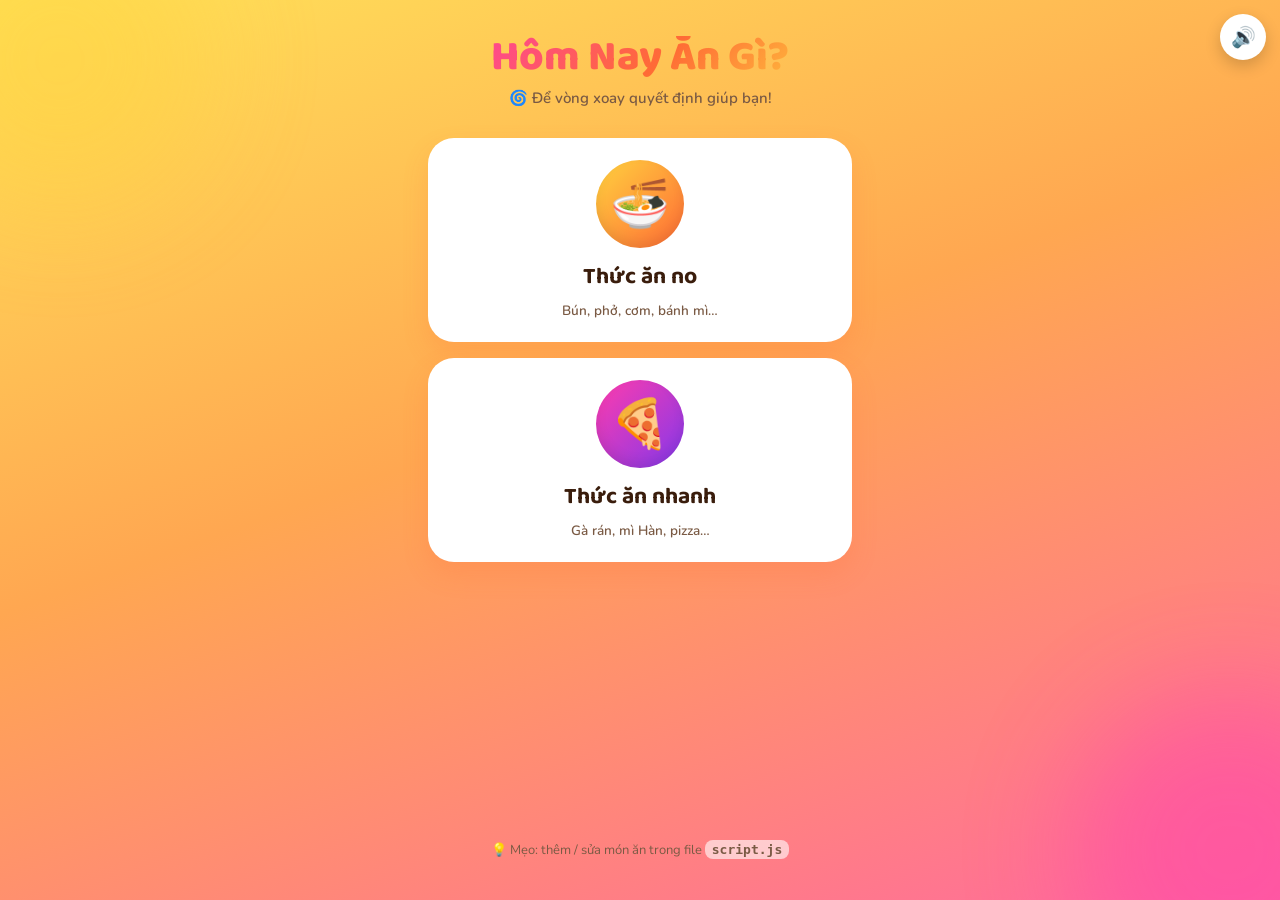
<file: index.html>
<!DOCTYPE html>
<html lang="vi">
<head>
<meta charset="UTF-8">
<meta name="viewport" content="width=device-width, initial-scale=1.0, viewport-fit=cover">
<meta name="theme-color" content="#FF6B35">
<title>Hôm Nay Ăn Gì? — Vòng xoay đồ ăn</title>
<link rel="preconnect" href="https://fonts.googleapis.com">
<link rel="preconnect" href="https://fonts.gstatic.com" crossorigin>
<link href="https://fonts.googleapis.com/css2?family=Baloo+2:wght@500;600;700;800&family=Nunito:wght@400;600;700;800&display=swap" rel="stylesheet">
<link rel="icon" href="data:image/svg+xml,<svg xmlns='http://www.w3.org/2000/svg' viewBox='0 0 100 100'><text y='.9em' font-size='90'>🍽️</text></svg>">
<link rel="stylesheet" href="style.css">
</head>
<body>

<!-- cục nền trang trí -->
<div class="bg-blob blob1"></div>
<div class="bg-blob blob2"></div>

<!-- nút bật/tắt âm thanh -->
<button class="mute-btn" id="muteBtn" type="button" aria-label="Bật/tắt âm thanh">🔊</button>

<main class="app">

  <!-- ============ MÀN 1: CHỌN LOẠI ============ -->
  <section class="screen is-active" id="screenSelect">
    <header class="head">
      <h1 class="title">Hôm Nay Ăn Gì?</h1>
      <p class="subtitle">🌀 Để vòng xoay quyết định giúp bạn!</p>
    </header>

    <div class="cards">
      <button class="cat-card" data-cat="no" type="button">
        <span class="emoji-wrap grad-orange">🍜</span>
        <span class="label">Thức ăn no</span>
        <span class="desc">Bún, phở, cơm, bánh mì…</span>
      </button>
      <button class="cat-card" data-cat="fast" type="button">
        <span class="emoji-wrap grad-pink">🍕</span>
        <span class="label">Thức ăn nhanh</span>
        <span class="desc">Gà rán, mì Hàn, pizza…</span>
      </button>
    </div>

    <p class="tip">💡 Mẹo: thêm / sửa món ăn trong file <code>script.js</code></p>
  </section>

  <!-- ============ MÀN 2: VÒNG XOAY ============ -->
  <section class="screen" id="screenWheel">
    <header class="wheel-head">
      <button class="icon-btn" id="backBtn" type="button" aria-label="Quay lại">←</button>
      <span class="cat-title" id="catTitle">🍜 Thức ăn no</span>
      <span class="icon-btn ghost" aria-hidden="true"></span>
    </header>

    <div class="wheel-stage" id="wheelStage">
      <div class="pointer" aria-hidden="true"></div>
      <canvas id="wheelCanvas" width="360" height="360" aria-label="Vòng xoay đồ ăn"></canvas>
      <button class="spin-btn" id="spinBtn" type="button">QUAY</button>
    </div>

    <p class="wheel-tip">👆 Bấm <strong>QUAY</strong> để tìm món cho hôm nay!</p>
  </section>

</main>

<!-- ============ MÀN 3: KẾT QUẢ (overlay) ============ -->
<section class="overlay" id="screenResult">
  <div class="result-bg"></div>

  <div class="result-card" id="resultCard">
    <div class="face back">🎲</div>
    <div class="face front">
      <span class="res-emoji" id="resEmoji">🍜</span>
      <span class="res-name" id="resName">Phở bò</span>
    </div>
  </div>

  <div class="result-actions">
    <button class="btn btn-ghost" id="changeBtn" type="button">📑 Đổi loại</button>
    <button class="btn btn-primary" id="againBtn" type="button">🔁 Quay lại</button>
  </div>
</section>

<!-- canvas pháo giấy -->
<canvas class="confetti" id="confettiCanvas" aria-hidden="true"></canvas>

<script src="script.js"></script>
</body>
</html>
</file>
<file: style.css>
/* =========================================================
   HÔM NAY ĂN GÌ? — giao diện vui tươi, nhiều màu, mobile-first
   ========================================================= */

:root{
  --c-coral:#FF6B35; --c-yellow:#FFD23F; --c-pink:#FF3CAC;
  --c-teal:#2EC4B6; --c-purple:#8338EC; --c-blue:#3A86FF; --c-red:#FF4D6D;
  --ink:#3a1d0c;            /* chữ tối nâu ấm */
  --ink-soft:#7a5a44;       /* chữ phụ */
  --font-head:'Baloo 2','Quicksand',system-ui,sans-serif;
  --font-body:'Nunito',system-ui,-apple-system,sans-serif;
}

*{ box-sizing:border-box; -webkit-tap-highlight-color:transparent; }
html,body{ margin:0; padding:0; }

body{
  font-family:var(--font-body);
  color:var(--ink);
  background:linear-gradient(160deg,#FFE259 0%,#FFA751 45%,#FF6B9D 100%);
  background-attachment:fixed;
  min-height:100vh; min-height:100dvh;
  overflow-x:hidden;
}

/* ---------- cục nền mờ trang trí ---------- */
.bg-blob{ position:fixed; border-radius:50%; filter:blur(55px); opacity:.45; z-index:0; pointer-events:none; }
.blob1{ width:300px; height:300px; background:#FFD23F; top:-90px; left:-90px; }
.blob2{ width:320px; height:320px; background:#FF3CAC; bottom:-110px; right:-110px; }

/* ---------- khung ứng dụng ---------- */
.app{
  position:relative; z-index:1;
  width:100%; max-width:460px;
  margin:0 auto;
  min-height:100vh; min-height:100dvh;
  padding:max(22px,env(safe-area-inset-top)) 18px max(28px,env(safe-area-inset-bottom));
  display:flex; flex-direction:column;
}

/* ---------- nút âm thanh ---------- */
.mute-btn{
  position:fixed; top:max(14px,env(safe-area-inset-top)); right:14px; z-index:60;
  width:46px; height:46px; border-radius:50%; border:none;
  background:#fff; box-shadow:0 6px 16px rgba(0,0,0,.18);
  font-size:20px; cursor:pointer; display:grid; place-items:center;
  transition:transform .12s;
}
.mute-btn:active{ transform:scale(.9); }

/* ---------- chuyển màn hình ---------- */
.screen{ display:none; flex:1; flex-direction:column; }
.screen.is-active{ display:flex; animation:fadeUp .35s ease both; }
@keyframes fadeUp{ from{opacity:0; transform:translateY(14px);} to{opacity:1; transform:none;} }

/* ================= MÀN 1: CHỌN LOẠI ================= */
.head{ text-align:center; margin:14px 0 8px; }
.title{
  font-family:var(--font-head); font-weight:800;
  font-size:clamp(30px,9vw,42px); line-height:1.05; margin:0;
  background:linear-gradient(135deg,#FF3CAC,#FF6B35 55%,#FFD23F);
  -webkit-background-clip:text; background-clip:text; color:transparent;
}
.subtitle{ margin:8px 0 0; font-size:15px; font-weight:600; color:var(--ink-soft); }

.cards{ display:flex; flex-direction:column; gap:16px; margin:22px 0 10px; }
.cat-card{
  display:flex; flex-direction:column; align-items:center; gap:6px;
  background:#fff; border:none; border-radius:26px;
  padding:22px 16px; width:100%; cursor:pointer; text-align:center;
  box-shadow:0 12px 26px rgba(255,107,53,.20);
  transition:transform .14s ease, box-shadow .14s ease;
  font-family:var(--font-body);
}
.cat-card:hover{ transform:translateY(-3px); box-shadow:0 16px 32px rgba(255,107,53,.28); }
.cat-card:active{ transform:scale(.97); }
.emoji-wrap{
  width:88px; height:88px; border-radius:50%;
  display:grid; place-items:center; font-size:48px; line-height:1;
  box-shadow:inset 0 -6px 12px rgba(0,0,0,.08); margin-bottom:4px;
}
.grad-orange{ background:linear-gradient(135deg,#FFD23F,#FF6B35); }
.grad-pink{ background:linear-gradient(135deg,#FF3CAC,#8338EC); }
.cat-card .label{ font-family:var(--font-head); font-weight:700; font-size:23px; color:var(--ink); }
.cat-card .desc{ font-size:13.5px; color:var(--ink-soft); font-weight:600; }

.tip{ text-align:center; font-size:13px; color:var(--ink-soft); margin-top:auto; padding-top:14px; }
.tip code{ background:rgba(255,255,255,.6); padding:2px 7px; border-radius:8px; font-weight:700; }

/* ================= MÀN 2: VÒNG XOAY ================= */
.wheel-head{ display:flex; align-items:center; justify-content:space-between; gap:10px; margin:6px 0 4px; }
.cat-title{ font-family:var(--font-head); font-weight:700; font-size:20px; color:var(--ink); }
.icon-btn{
  width:44px; height:44px; border-radius:14px; border:none; cursor:pointer;
  background:#fff; box-shadow:0 6px 14px rgba(0,0,0,.14);
  font-size:22px; display:grid; place-items:center; color:var(--ink);
  transition:transform .12s;
}
.icon-btn:active{ transform:scale(.9); }
.icon-btn.ghost{ background:transparent; box-shadow:none; }

.wheel-stage{
  position:relative; width:min(86vw,360px); aspect-ratio:1;
  margin:18px auto 0; align-self:center;
}
/* mũi tên chỉ kết quả (đỉnh trên) */
.pointer{
  position:absolute; top:-4px; left:50%; transform:translateX(-50%);
  width:0; height:0; z-index:6;
  border-left:15px solid transparent; border-right:15px solid transparent;
  border-top:28px solid var(--c-coral);
  filter:drop-shadow(0 3px 3px rgba(0,0,0,.25));
}
#wheelCanvas{ width:100%; height:100%; display:block; }

/* nút QUAY ở giữa vòng */
.spin-btn{
  position:absolute; top:50%; left:50%; transform:translate(-50%,-50%);
  width:24%; aspect-ratio:1; border-radius:50%; border:none; cursor:pointer; z-index:7;
  background:radial-gradient(circle at 32% 30%, #fff 0%, #ffe08a 70%, #ffb347 100%);
  color:var(--c-coral);
  font-family:var(--font-head); font-weight:800;
  font-size:clamp(12px,3.4vw,15px); letter-spacing:.5px;
  box-shadow:0 5px 0 rgba(178,90,30,.45), 0 10px 18px rgba(0,0,0,.22);
  transition:transform .1s, box-shadow .1s;
}
.spin-btn:active{ transform:translate(-50%,-50%) translateY(4px); box-shadow:0 1px 0 rgba(178,90,30,.45),0 4px 10px rgba(0,0,0,.2); }
.spin-btn:disabled{ opacity:.7; cursor:default; }

.wheel-tip{ text-align:center; font-size:14px; font-weight:600; color:var(--ink-soft); margin:18px 0 4px; }
.wheel-tip strong{ color:var(--c-coral); }

/* ================= MÀN 3: KẾT QUẢ ================= */
.overlay{
  position:fixed; inset:0; z-index:50;
  display:none; flex-direction:column; align-items:center; justify-content:center;
  gap:26px; padding:24px;
}
.overlay.is-active{ display:flex; animation:fadeIn .3s ease both; }
@keyframes fadeIn{ from{opacity:0;} to{opacity:1;} }
.result-bg{ position:absolute; inset:0; background:rgba(58,29,12,.45); backdrop-filter:blur(6px); -webkit-backdrop-filter:blur(6px); }

/* thẻ lật 3D */
.result-card{
  width:min(78vw,300px); aspect-ratio:1; position:relative; z-index:2;
  transform-style:preserve-3d; -webkit-transform-style:preserve-3d;
  transition:transform .7s cubic-bezier(.2,.85,.25,1);
}
.result-card.flipped{ transform:rotateY(180deg); }
.face{
  position:absolute; inset:0; border-radius:30px;
  backface-visibility:hidden; -webkit-backface-visibility:hidden;
  display:flex; flex-direction:column; align-items:center; justify-content:center; gap:12px;
  box-shadow:0 24px 50px rgba(0,0,0,.3);
}
.face.back{ background:linear-gradient(135deg,#FFD23F,#FF6B35 60%,#FF3CAC); font-size:96px; }
.face.front{ background:#fff; transform:rotateY(180deg); border:4px solid #FFD23F; }
.res-emoji{ font-size:clamp(80px,28vw,110px); line-height:1; }
.res-name{ font-family:var(--font-head); font-weight:800; font-size:clamp(22px,6.5vw,28px); color:var(--ink); text-align:center; padding:0 16px; }

.result-actions{ position:relative; z-index:2; display:flex; gap:12px; flex-wrap:wrap; justify-content:center; }
.btn{
  font-family:var(--font-head); font-weight:700; font-size:16px;
  padding:13px 20px; border-radius:16px; border:none; cursor:pointer;
  transition:transform .12s, box-shadow .12s;
}
.btn:active{ transform:scale(.95); }
.btn-primary{ background:linear-gradient(135deg,#FF6B35,#FF3CAC); color:#fff; box-shadow:0 8px 18px rgba(255,59,172,.4); }
.btn-ghost{ background:#fff; color:var(--ink); box-shadow:0 6px 14px rgba(0,0,0,.18); }

/* ---------- pháo giấy ---------- */
.confetti{ position:fixed; inset:0; width:100%; height:100%; pointer-events:none; z-index:55; }

/* ---------- tôn trọng "giảm chuyển động" ---------- */
@media (prefers-reduced-motion:reduce){
  *{ animation-duration:.001ms !important; transition-duration:.001ms !important; }
}
</file>
